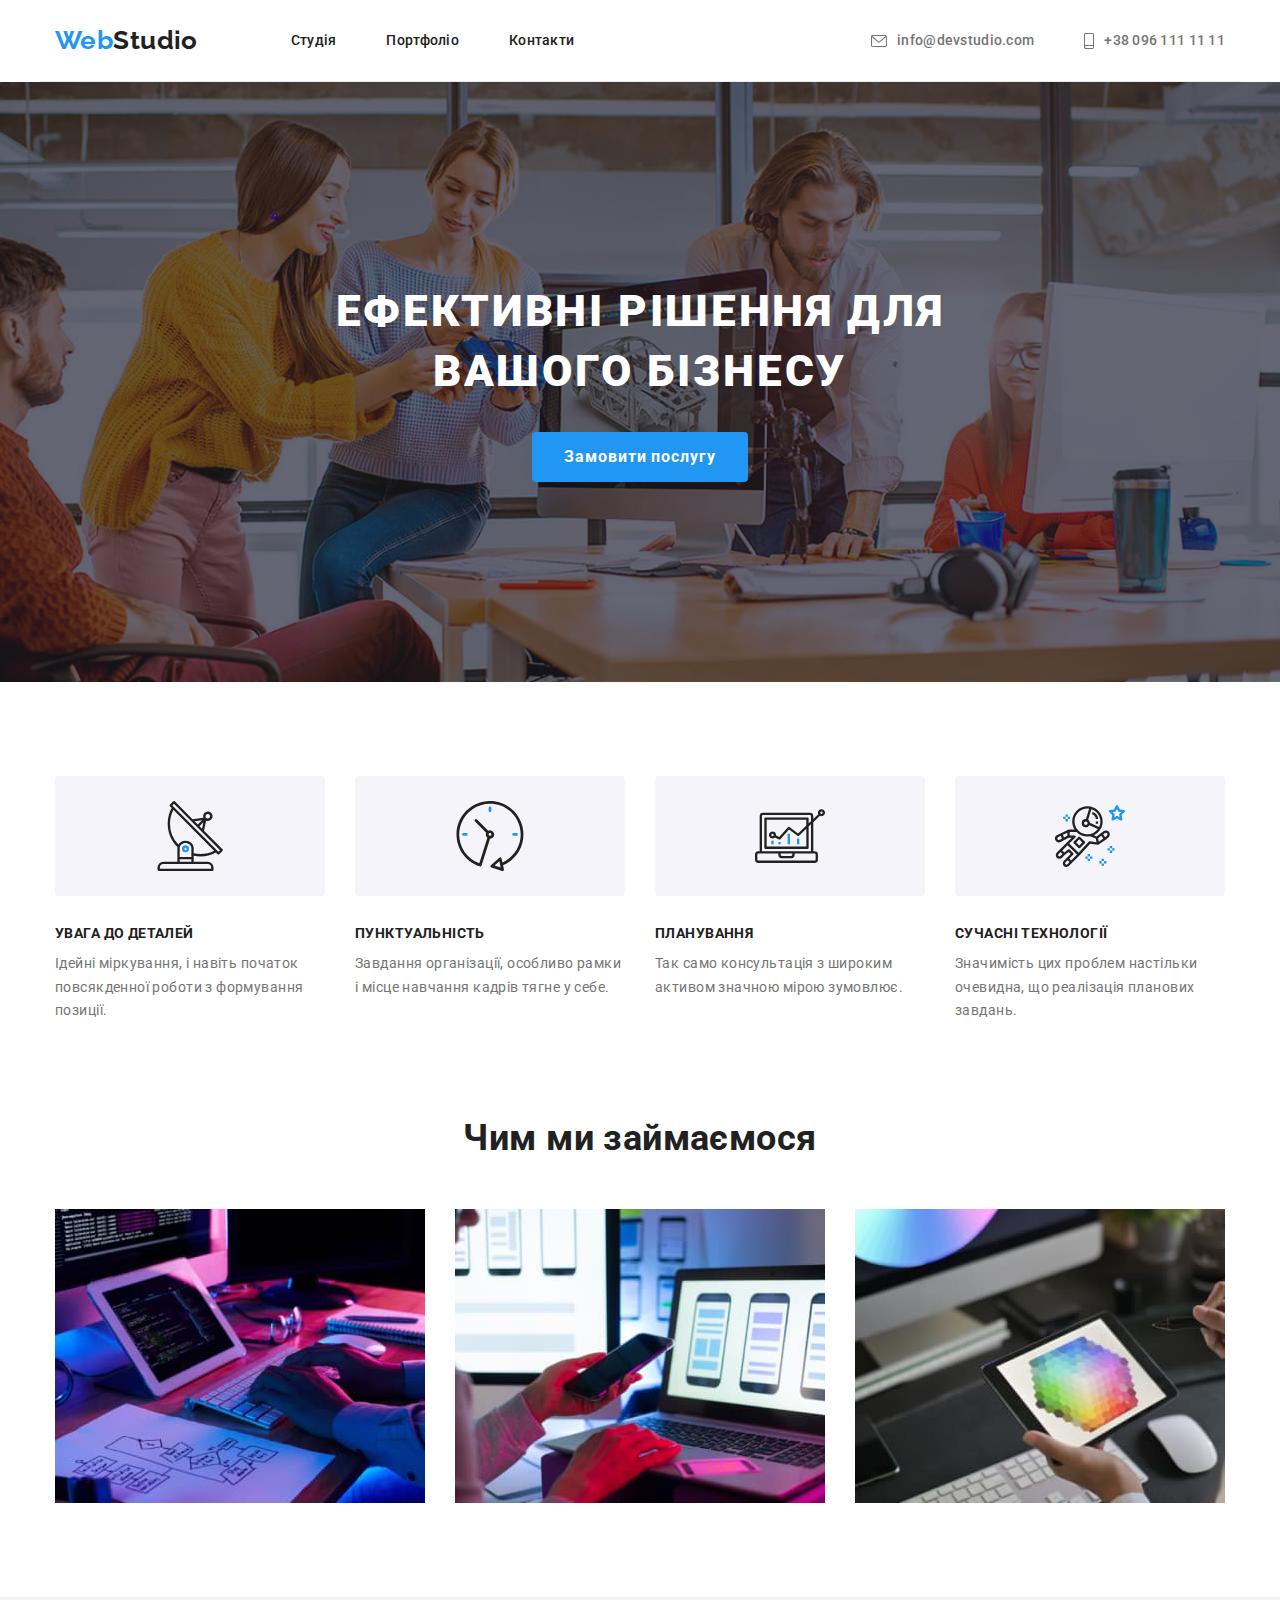
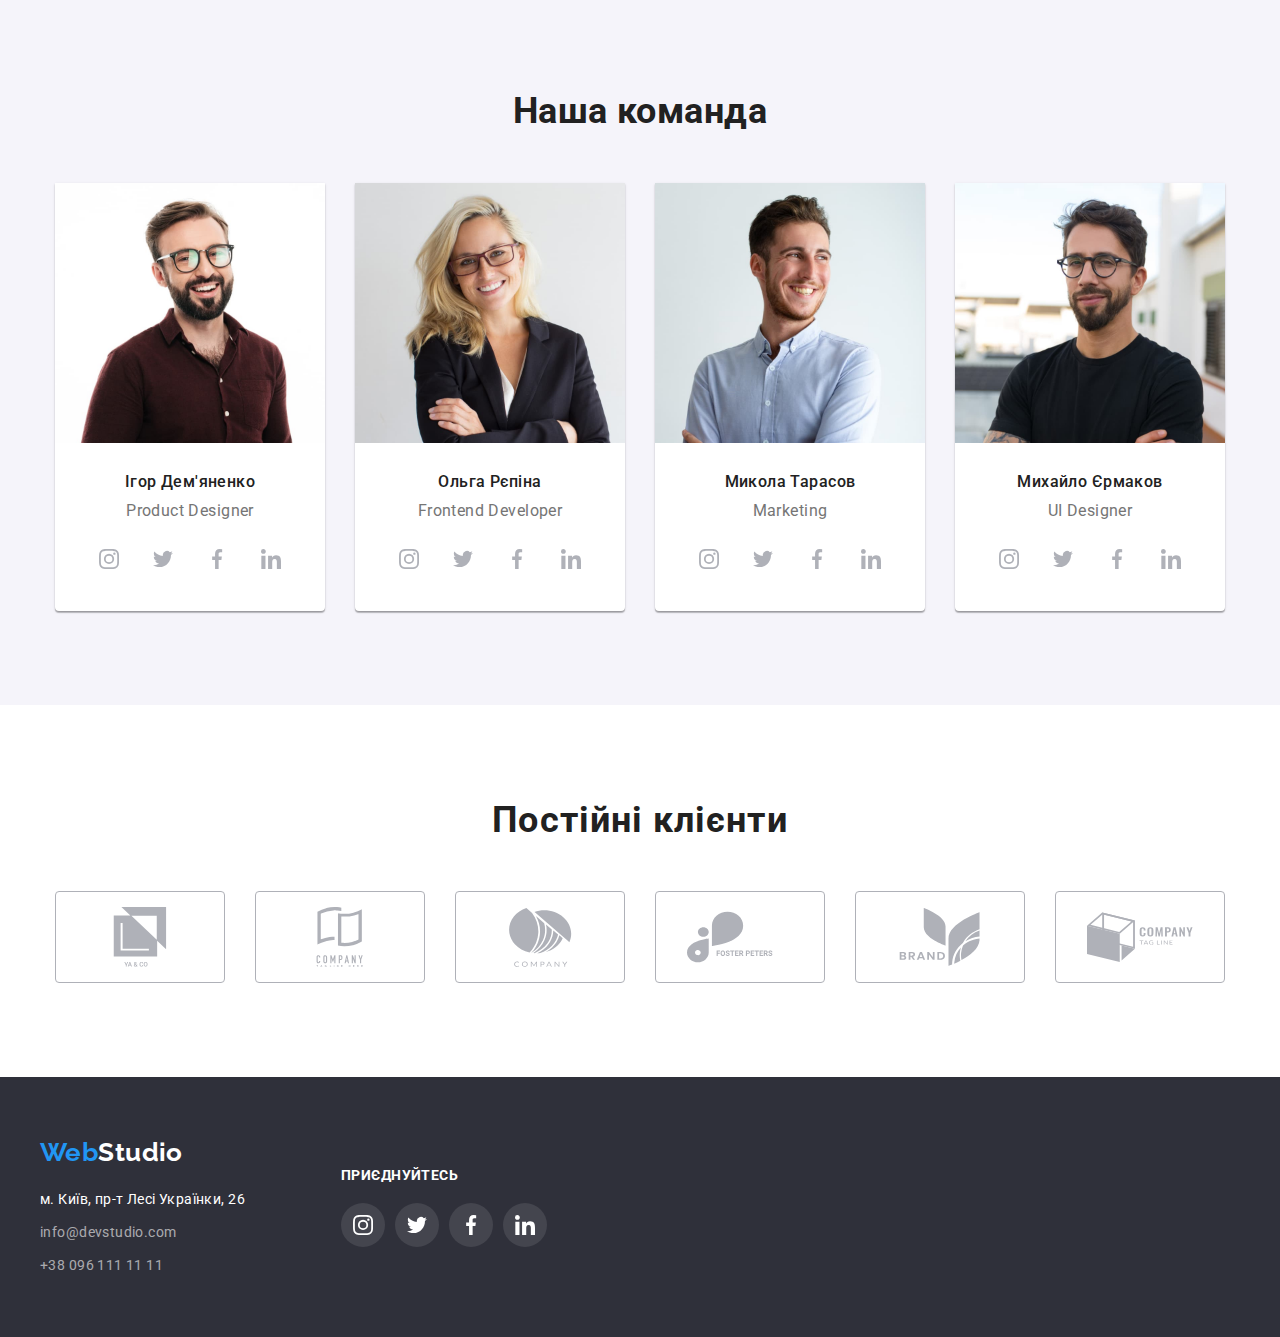
<file: index.html>
<!DOCTYPE html>
<html lang="en">
  <head>
    <meta charset="UTF-8" />
    <meta http-equiv="X-UA-Compatible" content="IE=edge" />
    <meta name="viewport" content="width=device-width, initial-scale=1.0" />
    <title>Document</title>
    <link
      rel="stylesheet"
      href="https://fonts.googleapis.com/css2?family=Raleway:wght@700&family=Roboto:wght@400;500;700;900&display=swap"
    />
    <link
      rel="stylesheet"
      href="https://cdn.jsdelivr.net/npm/modern-normalize@1.1.0/modern-normalize.min.css"
    />
    <link rel="stylesheet" href="./css/styles.css" />
  </head>

  <body>
    <header>
      <div class="header-container container">
        <a href="./index.html" class="logo link"
          ><span class="first-part">Web</span
          ><span class="last-part">Studio</span></a
        >

        <nav class="header-nav">
          <ul class="site-nav list">
            <li class="site-nav-item">
              <a href="./index.html" class="site-nav-link link">Студія</a>
            </li>
            <li class="site-nav-item">
              <a href="./portfolio.html" class="site-nav-link link"
                >Портфоліо</a>
            </li>
            <li class="site-nav-item">
              <a href="" class="site-nav-link link">Контакти</a>
            </li>
          </ul>
        </nav>

        <ul class="header-contacts-list list">
          <li class="header-contacts-item">
            <a
              href="mailto:info@devstudio.com"
              class="header-contacts-link link">
              <svg class="contacts-icon" width="16" height="12">
                <use href="./images/icons.svg#envelope"></use>
              </svg>
              <span class="contacts-text">info@devstudio.com</span>
            </a>
          </li>

          <li class="header-contacts-item">
            <a href="tel:+380961111111" class="header-contacts-link link">
              <svg class="contacts-icon" width="10" height="16">
                <use href="./images/icons.svg#smartphone"></use>
              </svg>
              <span class="contacts-text">+38 096 111 11 11</span></a
            >
          </li>
        </ul>
      </div>
    </header>
    <main>
      <section class="hero section overlay">
        <div class="hero-container">
          <h1 class="hero-title">ЕФЕКТИВНІ РІШЕННЯ ДЛЯ ВАШОГО БІЗНЕСУ</h1>
          <button type="button" class="hero-btn btn">Замовити послугу</button>
        </div>
      </section>

      <section class="features section">
      <div class="features-container container">
          <ul class="features-list list">
            <li class="features-item">
              <div class="features-container-icon">
                <svg width="70" height="70">
                  <use href="./images/icons.svg#Group"></use>
                </svg>
              </div>
              <h3 class="features-title">УВАГА ДО ДЕТАЛЕЙ</h3>
              <p class="features-text">
                Ідейні міркування, і навіть початок повсякденної роботи з
                формування позиції.
              </p>
            </li>

            <li class="features-item">
              <div class="features-container-icon">
                <svg width="70" height="70">
                  <use href="./images/icons.svg#clock"></use>
                </svg>
              </div>
              <h3 class="features-title">ПУНКТУАЛЬНІСТЬ</h3>
              <p class="features-text">
                Завдання організації, особливо рамки і місце навчання кадрів
                тягне у себе.
              </p>
            </li>

            <li class="features-item">
              <div class="features-container-icon">
                <svg width="70" height="70">
                  <use href="./images/icons.svg#diagram"></use>
                </svg>
              </div>
              <h3 class="features-title">ПЛАНУВАННЯ</h3>
              <p class="features-text">
                Так само консультація з широким активом значною мірою зумовлює.
              </p>
            </li>

            <li class="features-item">
              <div class="features-container-icon">
                <svg width="70" height="70">
                  <use href="./images/icons.svg#astronaut"></use>
                </svg>
              </div>
              <h3 class="features-title">СУЧАСНІ ТЕХНОЛОГІЇ</h3>
              <p class="features-text">
                Значимість цих проблем настільки очевидна, що реалізація
                планових завдань.
              </p>
            </li>
          </ul>
        </div>
      </section>

      <section class="world section">
        <div class="world-container container">
          <h2 class="world-title">Чим ми займаємося</h2>
          <ul class="world-list list">
            <li class="world-item">
              <img
                src="./images/box1.jpg"
                alt="Чоловік працює за компютером"
                width="370"
              />
            </li>
            <li class="world-item">
              <img
                src="./images/box2.jpg"
                alt="Жіна працює за ноутбуком"
                width="370"
              />
            </li>
            <li class="world-item">
              <img
                src="./images/box3.jpg"
                alt="Жінка малює на планшеті"
                width="370"
              />
            </li>
          </ul>
        </div>
      </section>

      <section class="teams section">
        <div class="container">
          <h2 class="teams-title">Наша команда</h2>
          <ul class="teams-list list">
            <li class="teams-item">
              <img src="./images/img1.jpg" alt="Ігор Дем'яненко" width="270" />
              <div class="team-wrapper">
                <h3 class="teams-title-name">Ігор Дем'яненко</h3>
                <p class="team-text">Product Designer</p>
                <ul class="teams-list-icon list">
                  <li class="teams-item-icon">
                    <a href="" class="teams-link-icon link">
                      <svg class="teams-icon" width="20" height="20">
                        <use href="./images/icons.svg#instagram"></use>
                      </svg>
                    </a>
                  </li>
                  <li class="teams-item-icon">
                    <a href="" class="teams-link-icon link">
                      <svg class="teams-icon" width="20" height="20">
                        <use href="./images/icons.svg#twitter"></use>
                      </svg>
                    </a>
                  </li>
                  <li class="teams-item-icon">
                    <a href="" class="teams-link-icon link">
                      <svg class="teams-icon" width="20" height="20">
                        <use href="./images/icons.svg#facebook"></use>
                      </svg>
                    </a>
                  </li>
                  <li class="teams-item-icon">
                    <a href="" class="teams-link-icon link">
                      <svg class="teams-icon" width="20" height="20">
                        <use href="./images/icons.svg#linkedin"></use>
                      </svg>
                    </a>
                  </li>
                </ul>
              </div>
             
            </li>

            <li class="teams-item">
              <img src="./images/img2.jpg" alt="Ольга Рєпіна" width="270" />
              <div class="team-wrapper">
                <h3 class="teams-title-name">Ольга Рєпіна</h3>
                <p class="team-text">Frontend Developer</p>
                  <ul class="teams-list-icon list">
                    <li class="teams-item-icon">
                      <a href="" class="teams-link-icon link">
                        <svg class="teams-icon" width="20" height="20">
                          <use href="./images/icons.svg#instagram"></use>
                        </svg>
                      </a>
                    </li>
                    <li class="teams-item-icon">
                      <a href="" class="teams-link-icon link">
                        <svg class="teams-icon" width="20" height="20">
                          <use href="./images/icons.svg#twitter"></use>
                        </svg>
                      </a>
                    </li>
                    <li class="teams-item-icon">
                      <a href="" class="teams-link-icon link">
                        <svg class="teams-icon" width="20" height="20">
                          <use href="./images/icons.svg#facebook"></use>
                        </svg>
                      </a>
                    </li>
                    <li class="teams-item-icon">
                      <a href="" class="teams-link-icon link">
                        <svg class="teams-icon" width="20" height="20">
                          <use href="./images/icons.svg#linkedin"></use>
                        </svg>
                      </a>
                    </li>
                  </ul>
              </div>
           
            </li>

            <li class="teams-item">
              <img src="./images/img3.jpg" alt="Микола Тарасов" width="270" />
              <div class="team-wrapper">
                <h3 class="teams-title-name">Микола Тарасов</h3>
                <p class="team-text">Marketing</p>
                  <ul class="teams-list-icon list">
                    <li class="teams-item-icon">
                      <a href="" class="teams-link-icon link">
                        <svg class="teams-icon" width="20" height="20">
                          <use href="./images/icons.svg#instagram"></use>
                        </svg>
                      </a>
                    </li>
                    <li class="teams-item-icon">
                      <a href="" class="teams-link-icon link">
                        <svg class="teams-icon" width="20" height="20">
                          <use href="./images/icons.svg#twitter"></use>
                        </svg>
                      </a>
                    </li>
                    <li class="teams-item-icon">
                      <a href="" class="teams-link-icon link">
                        <svg class="teams-icon" width="20" height="20">
                          <use href="./images/icons.svg#facebook"></use>
                        </svg>
                      </a>
                    </li>
                    <li class="teams-item-icon">
                      <a href="" class="teams-link-icon link">
                        <svg class="teams-icon" width="20" height="20">
                          <use href="./images/icons.svg#linkedin"></use>
                        </svg>
                      </a>
                    </li>
                  </ul>
              </div>
            </li>

            <li class="teams-item">
              <img src="./images/img4.jpg" alt="Михайло Єрмаков" width="270" />
              <div class="team-wrapper">
                <h3 class="teams-title-name">Михайло Єрмаков</h3>
                <p class="team-text">UI Designer</p>
                  <ul class="teams-list-icon list">
                    <li class="teams-item-icon">
                      <a href="" class="teams-link-icon link">
                        <svg class="teams-icon" width="20" height="20">
                          <use href="./images/icons.svg#instagram"></use>
                        </svg>
                      </a>
                    </li>
                    <li class="teams-item-icon">
                      <a href="" class="teams-link-icon link">
                        <svg class="teams-icon" width="20" height="20">
                          <use href="./images/icons.svg#twitter"></use>
                        </svg>
                      </a>
                    </li>
                    <li class="teams-item-icon">
                      <a href="" class="teams-link-icon link">
                        <svg class="teams-icon" width="20" height="20">
                          <use href="./images/icons.svg#facebook"></use>
                        </svg>
                      </a>
                    </li>
                    <li class="teams-item-icon">
                      <a href="" class="teams-link-icon link">
                        <svg class="teams-icon" width="20" height="20">
                          <use href="./images/icons.svg#linkedin"></use>
                        </svg>
                      </a>
                    </li>
                  </ul>
              </div>

            </li>
          </ul>
        </div>
      </section>

      <section class="customers section">
        <h2 class="customers-title">Постійні клієнти</h2>
        <ul class="customers-list list">
          <li>
            <a href="" class="customers-link">
              <svg class="customers-icon" width="106" height="60">
                <use href="./images/icons.svg#group1"></use>
              </svg>
            </a>
          </li>
          <li>
            <a href="" class="customers-link">
              <svg class="customers-icon" width="106" height="60">
                <use href="./images/icons.svg#group2"></use>
              </svg>
            </a>
          </li>
          <li>
            <a href="" class="customers-link">
              <svg class="customers-icon" width="106" height="60">
                <use href="./images/icons.svg#group3"></use>
              </svg>
            </a>
          </li>
          <li>
            <a href="" class="customers-link">
              <svg class="customers-icon" width="106" height="60">
                <use href="./images/icons.svg#group4"></use>
              </svg>
            </a>
          </li>
          <li>
            <a href="" class="customers-link">
              <svg class="customers-icon" width="106" height="60">
                <use href="./images/icons.svg#group5"></use>
              </svg>
            </a>
          </li>
          <li>
            <a href="" class="customers-link">
              <svg class="customers-icon" width="106" height="60">
                <use href="./images/icons.svg#group6"></use>
              </svg>
            </a>
          </li>
        </ul>
      </section>
    </main>

    <footer class="footer">
      <div class="footer-container container">

        <div>
        <a href="./index.html" class="footer-logo link"
          ><span class="footer-first-part">Web</span
          ><span class="footer-last-part">Studio</span></a>
        <address class="address">м. Київ, пр-т Лесі Українки, 26</address>
        <ul class="footer-contacts-list list">
          <li class="footer-contacts-mailto">
            <a
              href="mailto:info@devstudio.com"
              class="footer-contacts-link link"
              >info@devstudio.com
            </a>
          </li>
          <li class="footer-contacts-tel">
            <a href="tel:+380961111111" class="footer-contacts-link link"
              >+38 096 111 11 11
            </a>
          </li>
        </ul>
      </div>

      <div class="social-container ">
                <h2 class="footer-title-icon">ПРИЄДНУЙТЕСЬ</h2>
        <ul class="footer-list-icon list">
          <li class="footer-item-icon">
            <a href="" class="footer-link-icon link">
              <svg class="footer-icon" width="20" height="20">
                <use href="./images/icons.svg#instagram"></use>
              </svg>
            </a>
          </li>
          <li class="footer-item-icon">
            <a href="" class="footer-link-icon link">
              <svg class="footer-icon" width="20" height="20">
                <use href="./images/icons.svg#twitter"></use>
              </svg>
            </a>
          </li>
          <li class="footer-item-icon">
            <a href="" class="footer-link-icon link">
              <svg class="footer-icon" width="20" height="20">
                <use href="./images/icons.svg#facebook"></use>
              </svg>
            </a>
          </li>
          <li class="footer-item-icon">
            <a href="" class="footer-link-icon link">
              <svg class="footer-icon" width="20" height="20">
                <use href="./images/icons.svg#linkedin"></use>
              </svg>
            </a>
          </li>
        </ul>
        </div>

      </div>
    </footer>
  </body>
</html>
</file>
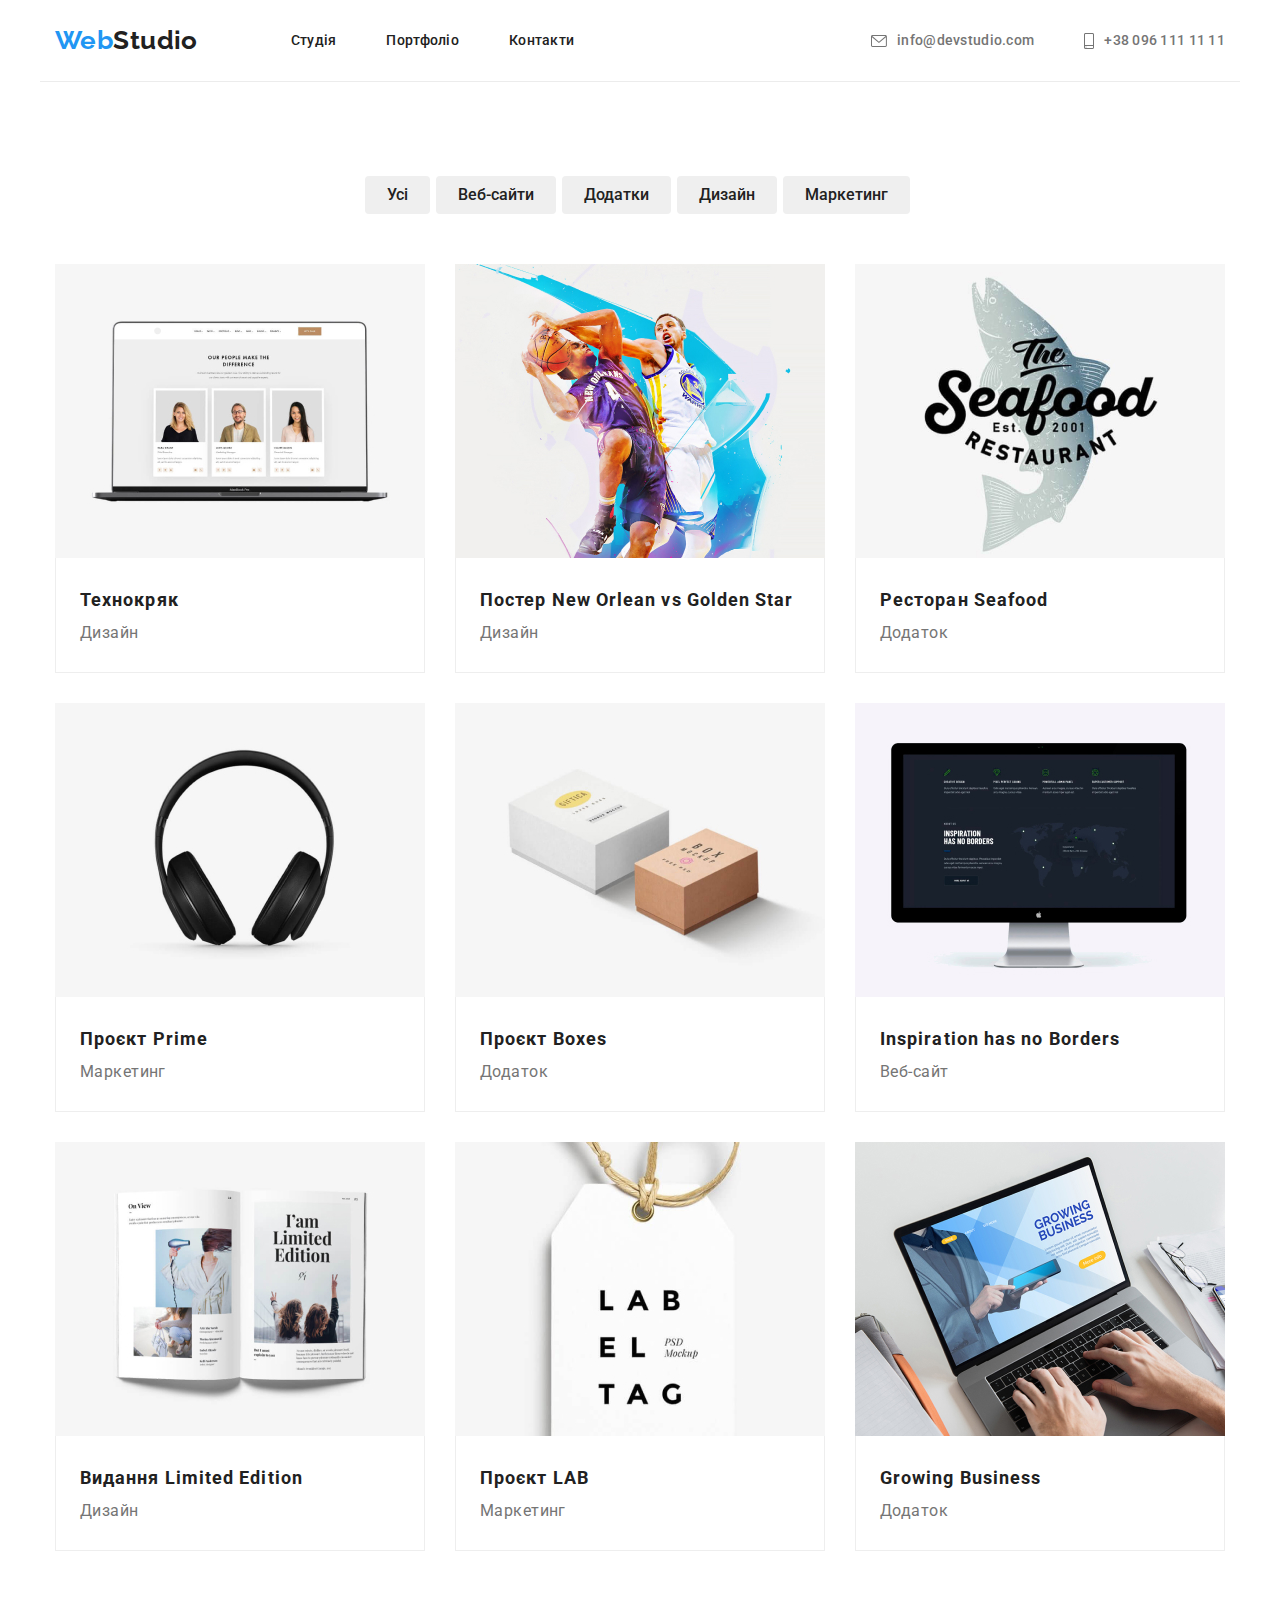
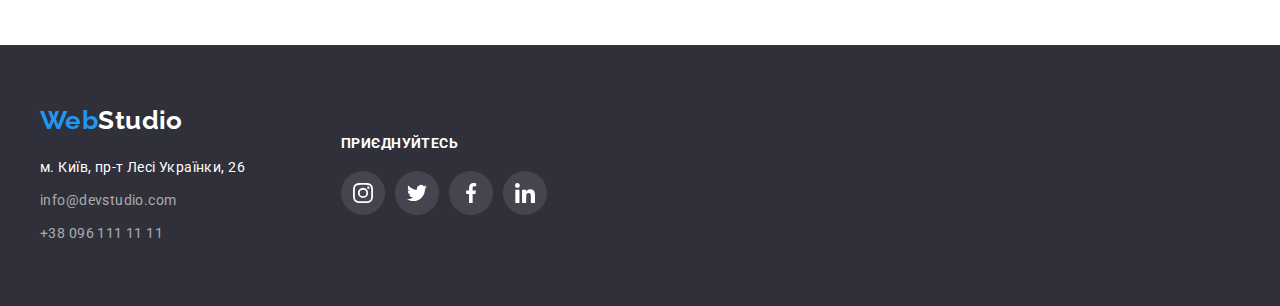
<file: portfolio.html>
<!DOCTYPE html>
<html lang="en">
<head>
    <meta charset="UTF-8">
    <meta http-equiv="X-UA-Compatible" content="IE=edge">
    <meta name="viewport" content="width=device-width, initial-scale=1.0">
    <title>Document</title>
    <link href="https://fonts.googleapis.com/css2?family=Raleway:wght@700&family=Roboto:wght@400;500;700;900&display=swap"rel="stylesheet">
    <link rel="stylesheet" href="https://cdn.jsdelivr.net/npm/modern-normalize@1.1.0/modern-normalize.min.css">
    <link rel="stylesheet" href="./css/styles.css">
</head>
<body>
    <header>
        <div class="header-container container">
            <a href="./index.html" class="logo link"><span class="first-part">Web</span><span
                    class="last-part">Studio</span></a>
    
            <nav class="header-nav">
                <ul class="site-nav list">
                    <li class="site-nav-item">
                        <a href="./index.html" class="site-nav-link link">Студія</a>
                    </li>
                    <li class="site-nav-item">
                        <a href="./portfolio.html" class="site-nav-link link">Портфоліо</a>
                    </li>
                    <li class="site-nav-item">
                        <a href="" class="site-nav-link link">Контакти</a>
                    </li>
                </ul>
            </nav>
    
            <ul class="header-contacts-list list">
                <li class="header-contacts-item">
                    <a href="mailto:info@devstudio.com" class="header-contacts-link link">
                        <svg class="contacts-icon" width="16" height="12">
                            <use href="./images/icons.svg#envelope"></use>
                        </svg>
                        <span class="contacts-text">info@devstudio.com</span>
                    </a>
                </li>
    
                <li class="header-contacts-item">
                    <a href="tel:+380961111111" class="header-contacts-link link">
                        <svg class="contacts-icon" width="10" height="16">
                            <use href="./images/icons.svg#smartphone"></use>
                        </svg>
                        <span class="contacts-text">+38 096 111 11 11</span></a>
                </li>
            </ul>
        </div>
    </header>


 <main>



    <section class="gallery section">
        <div class="container">
            <h1 class="shadow-title">Галерея</h1>
           
                <ul class="gallery-btn-list list">
                    <li class="gallery-list-item"><button type="button" class="gallery-btn btn">Усі</button></li>
                    <li class="gallery-list-item"><button type="button" class="gallery-btn btn">Веб-сайти</button></li>
                    <li class="gallery-list-item"><button type="button" class="gallery-btn btn">Додатки</button></li>
                    <li class="gallery-list-item"><button type="button" class="gallery-btn btn">Дизайн</button></li>
                    <li class="gallery-list-item"><button type="button" class="gallery-btn btn">Маркетинг</button></li>
                </ul>
           
            <ul class="gallery-list list">
                <li class="gallery-item">
                    <a href="" class="gallery-link link"   >
                        <img src="./images/Веб-сайт.jpg" alt="Технокряк" width="370">
                        <div class="container-text">
                            <h2 class="gallery-title">Технокряк</h2>
                            <p class="gallery-text">Дизайн</p>
                        </div>
                    </a>
                </li>


                <li class="gallery-item">
                    <a href="" class="link"  >
                        <img src="./images/Дизайн.jpg" alt="Постер New Orlean vs Golden Star" width="370">
                        <div class="container-text">
                            <h2 class="gallery-title">Постер New Orlean vs Golden Star</h2>
                            <p class="gallery-text">Дизайн</p>
                        </div>
                    </a>
                </li>

                <li class="gallery-item">
                    <a href="" class="link"  >
                        <img src="./images/Додаток.jpg" alt="Ресторан Seafood" width="370">
                        <div class="container-text">
                            <h2 class="gallery-title">Ресторан Seafood</h2>
                            <p class="gallery-text">Додаток</p>
                        </div>
                    </a>
                </li>

                <li class="gallery-item">
                    <a href="" class="link"  >
                        <img src="./images/Маркетинг.jpg" alt="Проєкт Prime" width="370">
                        <div class="container-text">
                            <h2 class="gallery-title">Проєкт Prime</h2>
                            <p class="gallery-text">Маркетинг</p>
                        </div>
                    </a>
                </li>

                <li class="gallery-item">
                    <a href="" class="link"  >
                        <img src="./images/Додаток2.jpg" alt="Проєкт Boxes" width="370">
                        <div class="container-text">
                            <h2 class="gallery-title">Проєкт Boxes</h2>
                            <p class="gallery-text">Додаток</p>
                        </div>
                    </a>
                </li>

                <li class="gallery-item">
                    <a href="" class="link"  >
                        <img src="./images/Веб-сайт2.jpg" alt="Inspiration has no Borders" width="370">
                        <div class="container-text">
                            <h2 class="gallery-title">Inspiration has no Borders</h2>
                            <p class="gallery-text">Веб-сайт</p>
                        </div>
                    </a>
                </li>

                <li class="gallery-item">
                    <a href="" class="link"  >
                        <img src="./images/Дизайн2.jpg" alt="Видання Limited Edition" width="370">
                        <div class="container-text">
                            <h2 class="gallery-title">Видання Limited Edition</h2>
                            <p class="gallery-text">Дизайн</p>
                        </div>
                    </a>
                </li>

                <li class="gallery-item">
                    <a href="" class="link"  >
                        <img src="./images/Маркетинг2.jpg" alt="Проєкт LAB" width="370">
                        <div class="container-text">
                            <h2 class="gallery-title">Проєкт LAB</h2>
                            <p class="gallery-text">Маркетинг</p>
                        </div>
                    </a>
                </li>

                <li class="gallery-item">
                    <a href="" class="link"  >
                        <img src="./images/Додаток3.jpg" alt="Growing Business" width="370">
                        <div class="container-text">
                            <h2 class="gallery-title">Growing Business</h2>
                            <p class="gallery-text">Додаток</p>
                        </div>
                    </a>
                </li>
            </ul>
        </div>
    </section>
</main>
<footer class="footer">
    <div class="footer-container container">

        <div>
            <a href="./index.html" class="footer-logo link"><span class="footer-first-part">Web</span><span
                    class="footer-last-part">Studio</span></a>
            <address class="address">м. Київ, пр-т Лесі Українки, 26</address>
            <ul class="footer-contacts-list list">
                <li class="footer-contacts-mailto">
                    <a href="mailto:info@devstudio.com" class="footer-contacts-link link">info@devstudio.com
                    </a>
                </li>
                <li class="footer-contacts-tel">
                    <a href="tel:+380961111111" class="footer-contacts-link link">+38 096 111 11 11
                    </a>
                </li>
            </ul>
        </div>

        <div class="social-container ">
            <h2 class="footer-title-icon">ПРИЄДНУЙТЕСЬ</h2>
            <ul class="footer-list-icon list">
                <li class="footer-item-icon">
                    <a href="" class="footer-link-icon link">
                        <svg class="footer-icon" width="20" height="20">
                            <use href="./images/icons.svg#instagram"></use>
                        </svg>
                    </a>
                </li>
                <li class="footer-item-icon">
                    <a href="" class="footer-link-icon link">
                        <svg class="footer-icon" width="20" height="20">
                            <use href="./images/icons.svg#twitter"></use>
                        </svg>
                    </a>
                </li>
                <li class="footer-item-icon">
                    <a href="" class="footer-link-icon link">
                        <svg class="footer-icon" width="20" height="20">
                            <use href="./images/icons.svg#facebook"></use>
                        </svg>
                    </a>
                </li>
                <li class="footer-item-icon">
                    <a href="" class="footer-link-icon link">
                        <svg class="footer-icon" width="20" height="20">
                            <use href="./images/icons.svg#linkedin"></use>
                        </svg>
                    </a>
                </li>
            </ul>
        </div>

    </div>
</footer>


</body>
</html>
</file>
<file: css/styles.css>
/* Основной цвет текста #212121 */
/* Вторичный цвет текста #757575 */
/* белый #FFFFFF */
/* фон #2F303A */
/* акцент #2196F3 */
/* адрес color: rgba(255, 255, 255, 0.6); */
:root {
    --main-text-color:#212121;
    --accent-color:#2196F3;
    --white-color:#FFFFFF;
    --main-color:#757575;
    --gray-color:#2F303A;
    --line-color:#D9D9D9;
    --icon-color:#AFB1B8;
} 


body{
    background-color: var(--white-color);
    color: var(--main-color);
    font-family: Roboto, sans-serif; 
    font-size: 14px;
    letter-spacing: 0.03em;
}

/* reset */

h1,h2,h3,h4,h5,h6,p {
    margin: 0;
}
img{
    display: block;
}


.list {
    list-style: none;
    margin: 0;
    padding: 0;
}

 .link {
     text-decoration: none;
 }



/* reset end */
.container{
    width: 1200px;
    margin: 0 auto;
    padding: 0 15px;
}

.section{
    padding-top: 94px;
    padding-bottom: 94px;
}

/* button */


.btn {
    cursor: pointer;
}


 

/* logo */
.logo {
    padding: 25px 0;
    margin-right: 93px;
    display: block;
    font-family: Raleway, sans-serif;
    font-weight: 700;
    font-size: 26px;
    line-height: 1.2;
}
.first-part{
color: var(--accent-color);
}
.last-part{
   color: var(--main-text-color)
}
/* header */


.header-nav{
    margin-right: auto;
}
  
.header-container{
    border-bottom: 1px solid #ECECEC;
    display: flex;
    align-items: center;
}

 .site-nav{
    display: flex;
    align-items: center;
 }

 .site-nav-item:not(:last-child)
 {
    margin-right: 50px;
 }

 .header-contacts-list{
    display: flex;
    align-items: center;
 }

 .header-contacts-item{
    margin-right: 50px;
 }

.header-contacts-item:last-child{
    margin-right:0 ;
}


.site-nav-link {
    padding: 32px 0;
    color:var(--main-text-color);
    font-weight: 500;
    line-height: 1.14;
    letter-spacing: 0.02em;
}

  
.site-nav-link:active,
.site-nav-link:hover,
.site-nav-link:focus{
color: var(--accent-color);
}




.header-contacts-link{
    color: var(--main-color);
    font-weight: 500;
    line-height: 1.14;
    letter-spacing: 0.02em;
    display: flex;
    align-items: center;
}
 
.header-contacts-link:hover,
.header-contacts-link:focus{
color: var(--accent-color);
fill: var(--accent-color);
}

.contacts-icon {
    margin-right: 10px;
    fill: currentColor;
}


/* HERO*/

.hero{
    background: rgba(47, 48, 58, 0.4);
    padding-top: 200px;
    padding-bottom: 200px;
}

.overlay{
    max-width: 1600px;
    margin-left: auto;
    margin-right: auto;
    background-image: linear-gradient(rgba(47, 48, 58, 0.4), rgba(47, 48, 58, 0.4)), url(../images/hero-Img.jpg);
    background-repeat: no-repeat;
    background-size: cover;
    background-position: center;
}


.hero-title {
    margin-bottom: 30px;
    margin-left: auto;
    margin-right: auto;
    width: 696px;
    text-align: center;
    color: var(--white-color);
    font-weight: 900;
    font-size: 44px;
    line-height: 1.36;
    letter-spacing: 0.06em;
}
.hero-btn{
    padding-left: 32px;
    padding-right: 32px;
    padding-top: 10px;
    padding-bottom: 10px;
    border: var(--accent-color);
    border-radius: 4px;
    display: block;
    margin: auto;
    font-weight: 700;
    font-size: 16px;
    line-height: 1.87;
    letter-spacing: 0.06em;
    color: var(--white-color);
    font-family: inherit;
    background-color: var(--accent-color);
}



/* features */

.features{
    padding-bottom: 0;
}

.features-title{
    margin-bottom: 10px;
    font-weight: 700;
    font-size: 14px;
    line-height: 1.14;
    color: var(--main-text-color);
}

.features-list-icon{
    display: inline-flex;
    justify-content: center;
}

.features-item-icon{
    display: block;

    padding-right: 100px;
    padding-left: 100px;
    padding-bottom: 25px;
    padding-top: 25px;
    margin-right: 30px;
    margin-bottom: 30px;
}


.features-container-icon{
    display: flex;
    justify-content: center;
    align-items: center;
    height: 120px;
    width: 270px;
    background: #F5F4FA;
    border-radius: 4px;
    margin-bottom: 30px;
}

.features-item-icon:last-child{
    margin-right: 0;
}


  .features-list{
    display: flex;
  }

 .features-item{
    width:270px;
    flex-direction: row;
    margin-right: 30px;
 }
.features-item:last-child{
    margin-right: 0;
}

 .features-text {
     font-size: 14px;
     line-height: 1.7;
 }
/* section-world */


.world-title{
    margin-bottom: 50px;
    text-align: center;
    font-weight: 700;
    font-size: 36px;
    line-height: 42px;
    color:var(--main-text-color);
}


.world-list{
    display: flex;
}
.world-item{
    margin-right: 30px;
}

/* teams */
.teams{
background: #F5F4FA;
}

.teams-list{
    display: flex;
    gap: 30px;
}

.teams-list-icon{
    display: flex;
    justify-content: center;
    gap: 10px;
}



.teams-link-icon{
    width: 44px;
    height: 44px;
    display: flex;
    justify-content: center;
    align-items: center;
    background-color: var(--white-color);
    border-radius: 50%;
    color: var(--icon-color);
}


.teams-link-icon:focus,
.teams-link-icon:hover {
    color: var(--white-color);
    background-color: var(--accent-color);

}




.teams-icon{
  fill: currentColor; 
} 






.team-wrapper{
    padding-top: 30px;
    padding-bottom: 30px;
}
.teams-item{
    background-color: var(--white-color);
    border-radius: 0px 0px 4px 4px;
    flex-basis: calc((100% - 30px * 2) / 4);
    box-shadow: 0px 1px 3px rgba(0, 0, 0, 0.12), 0px 1px 1px rgba(0, 0, 0, 0.14), 0px 2px 1px rgba(0, 0, 0, 0.2);
}
.teams-title{
    text-align: center;
    margin-bottom: 50px;
    font-weight: 700;
    font-size: 36px;
    line-height: 1.16;
    color: var(--main-text-color);
}

.teams-title-name{
    text-align: center;
    margin-bottom: 10px;
    font-weight: 500;
    font-size: 16px;
    line-height: 1.18;     
    color: var(--main-text-color);
}
.team-text{
    text-align: center;
    font-size: 16px;
    line-height: 1.18;
    margin-bottom: 16px;
}


/* customers */
.customers-list{
    display: flex;
    justify-content: center;
    align-items: center;
    gap: 30px;
}
.customers-title{
    margin-bottom: 50px;
    font-weight: 700;
    font-size: 36px;
    line-height: 1.17;
    text-align: center;
    letter-spacing: 0.03em;
    color: var(--main-text-color);
}


.customers-link{
    width: 170px;
    height: 92px;
    display: flex;
    align-items: center;
    justify-content: center;
    border: 1px solid var(--icon-color);
    border-radius: 4px;
    width: 170px;
    color: var(--icon-color);
}

.customers-icon{
 fill: currentColor;   
}


.customers-link:hover,
.customers-link:focus{
    color: var(--accent-color);
    border-color: var(--accent-color);
}



/* footer */
.footer{

    background-color: var(--gray-color);
 
    padding-top: 60px;
    padding-bottom: 60px;
}

.footer-container{
    display: flex;
    padding-top: 60px;
    padding-bottom: 60px;
    align-items: center;
}


.footer-logo{
    margin-bottom: 20px;
    display: inline-block;
    font-family: Raleway, sans-serif;
    font-weight: 700;
    font-size: 26px;
    line-height: 1.2;
}
.footer-first-part{
    color: var(--accent-color)
}
.footer-last-part{
color: var(--white-color);
}


.footer-contacts-mailto{
    margin-bottom: 9px;
}


.footer-contacts-list{
    margin-bottom: 0;
    display: flex;
    flex-direction: column;
}


.footer-contacts-link {
    color: rgba(255, 255, 255, 0.6);
    line-height: 1.7;
}
.footer-contacts-link:hover,
.footer-contacts-link:focus {
    color: var(--accent-color);
}
.address{
 
    width: 231px;
    margin-right:0px ;
    margin-bottom: 9px;
    line-height: 1.71;      
    color: #FFFFFF;
    font-style: normal;
}
.footer-container{
  padding: 0;


}

.social-container{
margin-left: 70px;

}


.footer-title-icon{
margin-bottom: 20px;
color: var(--white-color);
font-weight: 700;
font-size: 14px;
line-height: 16px;
letter-spacing: 0.03em;
}




.icon-container{
    display: flex;
    justify-content: center;
    align-items: center;

}
     
.footer-icon{
     display: flex;
    justify-content: center;
    align-items: center;
    gap: 30px;
    fill: currentColor;
}

.footer-list-icon{
    display: flex;
    align-items: center;
    justify-content: center;
    margin: 0;
    width: 206px;
    gap: 10px;
  
}





.footer-link-icon{
    width: 44px;
    height: 44px;
    display: flex;
    justify-content: center;
    align-items: center;
    background: rgba(255, 255, 255, 0.1);
    border-radius: 50%;
    color: var(--white-color);
}


.footer-link-icon:hover,
.footer-link-icon:focus{
background-color: var(--accent-color);
}




/* gallery-btn */

.gallery-btn {
    margin-right: 6px;
    padding-right: 22px;
    padding-left: 22px;
    padding-top: 6px;
    padding-bottom: 6px;
    border-radius: 4px;
    border: 0;
    font-weight: 500;
    font-size: 16px;
    line-height: 1.6;
    color: var(--main-text-color);
    font-family: inherit;

    }
.gallery-btn:hover,
.gallery-btn:focus
{
    color: var(--white-color);
    background-color: var(--accent-color);
    box-shadow: 0px 3px 1px rgba(0, 0, 0, 0.1), 0px 1px 2px rgba(0, 0, 0, 0.08), 0px 2px 2px rgba(0, 0, 0, 0.12);
    border-radius: 4px;
}

.gallery-btn-list{
    display: flex;
    justify-content: center;
    margin-bottom: 50px;
    
}






.gallery-list{
    gap: 30px;
    display: flex;
    flex-wrap: wrap;
    padding: 0;
    margin: 0;

}


.gallery-item:hover{
    box-shadow: 0px 1px 1px rgba(0, 0, 0, 0.12), 0px 4px 4px rgba(0, 0, 0, 0.06), 1px 4px 6px rgba(0, 0, 0, 0.16);
}


.shadow-title{
    display: none;
}

/* gallery-title */
.gallery-title{
    font-weight: 700;
    font-size: 18px;
    line-height: 2;
    letter-spacing: 0.06em;
    color: var(--main-text-color);
}
.gallery-text{    
    font-size: 16px;
    line-height: 30px;
    color: var(--main-color);
}
.container-text{
border-bottom: 1px solid #EEEEEE;
border-left: 1px solid #EEEEEE;
border-right: 1px solid #EEEEEE;
padding-left: 24px;
padding-right: 24px;
padding-bottom: 24px;
padding-top: 24px;
}
</file>
